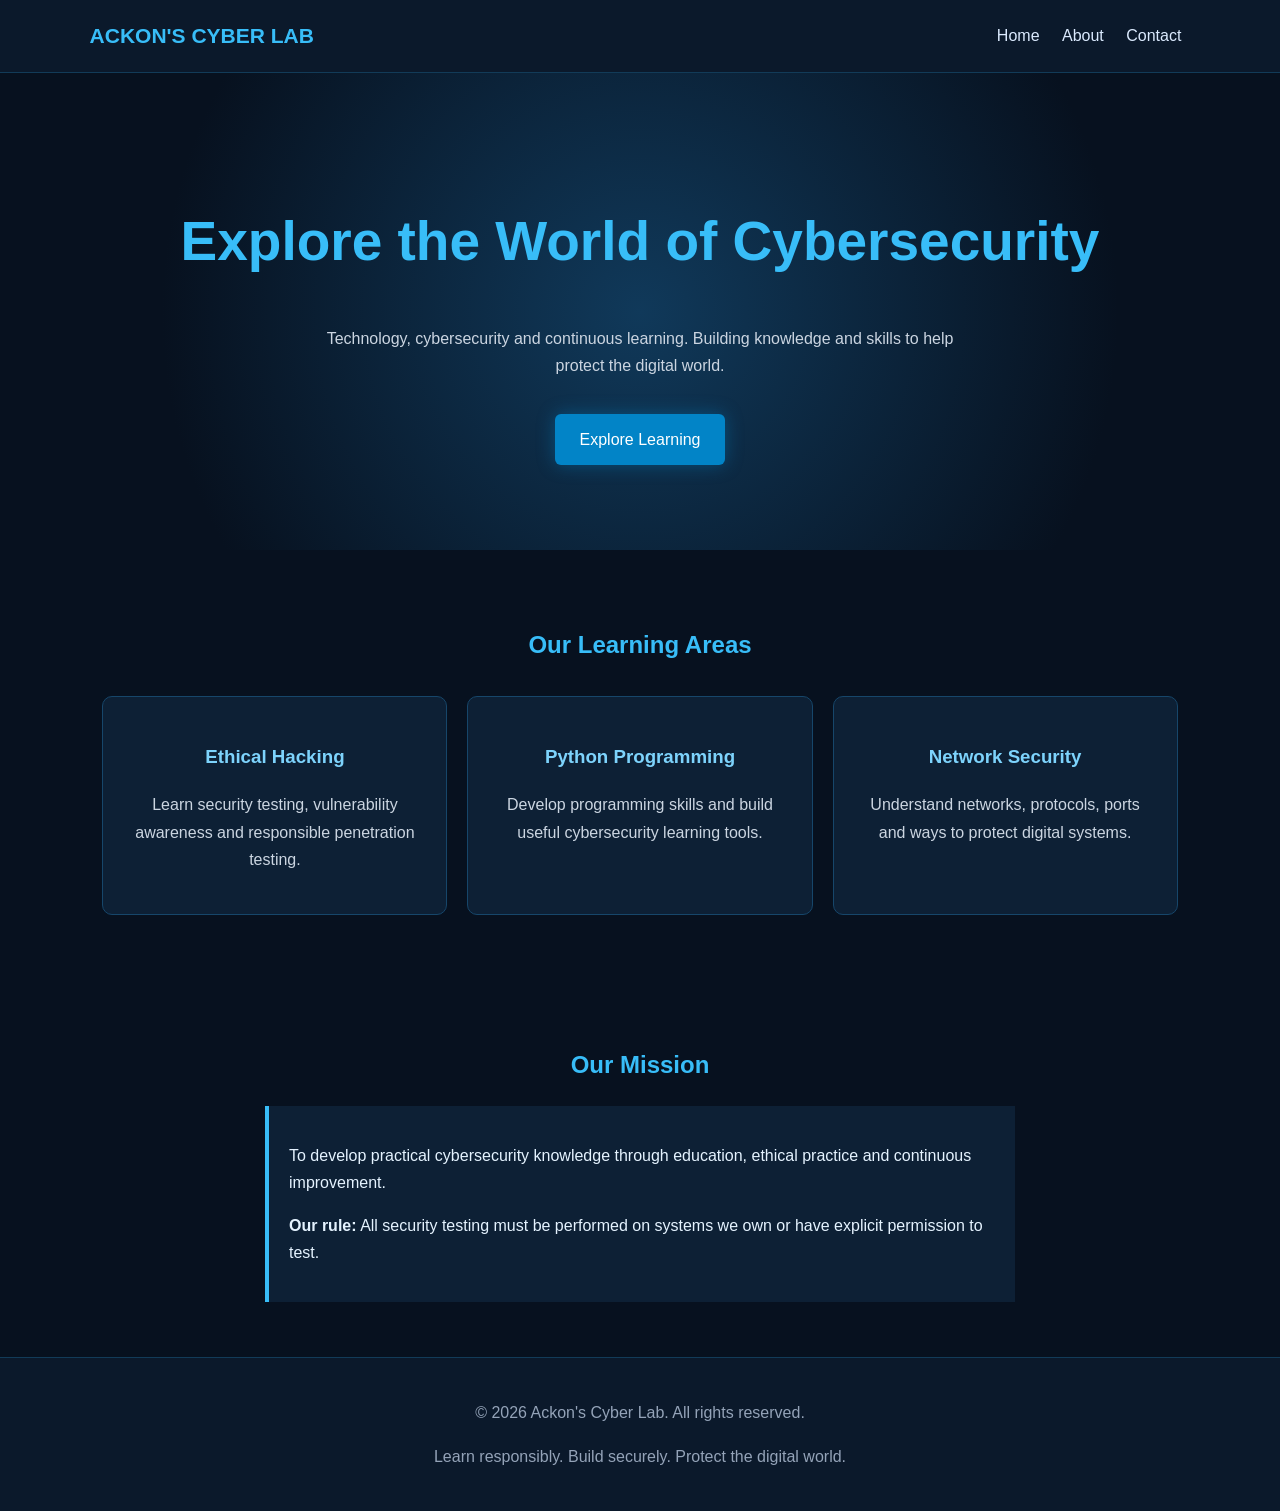
<file: index.html>
<!DOCTYPE html>
<html lang="en">
<head>
<meta charset="UTF-8">
<meta name="viewport" content="width=device-width, initial-scale=1.0">
<meta name="description" content="Ackon's Cyber Lab — Ethical hacking, programming and cybersecurity education.">
<title>Ackon's Cyber Lab | Cybersecurity Education</title>
<style>
*{box-sizing:border-box}
body{
 margin:0;background:#07111f;color:#e5f3ff;
 font-family:Arial,sans-serif;line-height:1.7
}
header{
 background:#0b192b;padding:18px 7%;
 display:flex;justify-content:space-between;
 align-items:center;flex-wrap:wrap;
 border-bottom:1px solid #123b58
}
.logo{color:#38bdf8;font-weight:bold;font-size:21px}
nav a{color:#dbeafe;text-decoration:none;margin:0 9px}
nav a:hover{color:#38bdf8}
.hero{
 text-align:center;padding:85px 20px;
 background:radial-gradient(circle at center,#10395a,#07111f 70%);
}
.hero h1{font-size:clamp(32px,6vw,55px);color:#38bdf8}
.hero p{max-width:650px;margin:15px auto;color:#cbd5e1}
.button{
 display:inline-block;margin-top:20px;padding:12px 25px;
 background:#0284c7;color:white;text-decoration:none;
 border-radius:6px;box-shadow:0 0 18px #0284c766
}
section{padding:55px 8%;text-align:center}
h2{color:#38bdf8}
.cards{
 display:grid;grid-template-columns:repeat(auto-fit,minmax(220px,1fr));
 gap:20px;margin-top:30px
}
.card{
 background:#0d2035;padding:25px;border:1px solid #16466a;
 border-radius:10px
}
.card h3{color:#7dd3fc}
.card p{color:#cbd5e1}
.notice{
 max-width:750px;margin:auto;background:#0d2035;
 border-left:4px solid #38bdf8;padding:20px;text-align:left
}
footer{
 text-align:center;padding:25px;background:#0b192b;
 color:#94a3b8;border-top:1px solid #123b58
}
</style>
</head>
<body>
<header>
<div class="logo">ACKON'S CYBER LAB</div>
<nav>
<a href="index.html">Home</a>
<a href="about.html">About</a>
<a href="contact.html">Contact</a>
</nav>
</header>

<div class="hero">
<h1>Explore the World of Cybersecurity</h1>
<p>Technology, cybersecurity and continuous learning.
Building knowledge and skills to help protect the digital world.</p>
<a class="button" href="#learning">Explore Learning</a>
</div>

<section id="learning">
<h2>Our Learning Areas</h2>
<div class="cards">
<div class="card">
<h3>Ethical Hacking</h3>
<p>Learn security testing, vulnerability awareness and responsible penetration testing.</p>
</div>
<div class="card">
<h3>Python Programming</h3>
<p>Develop programming skills and build useful cybersecurity learning tools.</p>
</div>
<div class="card">
<h3>Network Security</h3>
<p>Understand networks, protocols, ports and ways to protect digital systems.</p>
</div>
</div>
</section>

<section>
<h2>Our Mission</h2>
<div class="notice">
<p>To develop practical cybersecurity knowledge through education, ethical practice and continuous improvement.</p>
<p><strong>Our rule:</strong> All security testing must be performed on systems we own or have explicit permission to test.</p>
</div>
</section>

<footer>
<p>&copy; 2026 Ackon's Cyber Lab. All rights reserved.</p>
<p>Learn responsibly. Build securely. Protect the digital world.</p>
</footer>
</body>
</html>
</file>
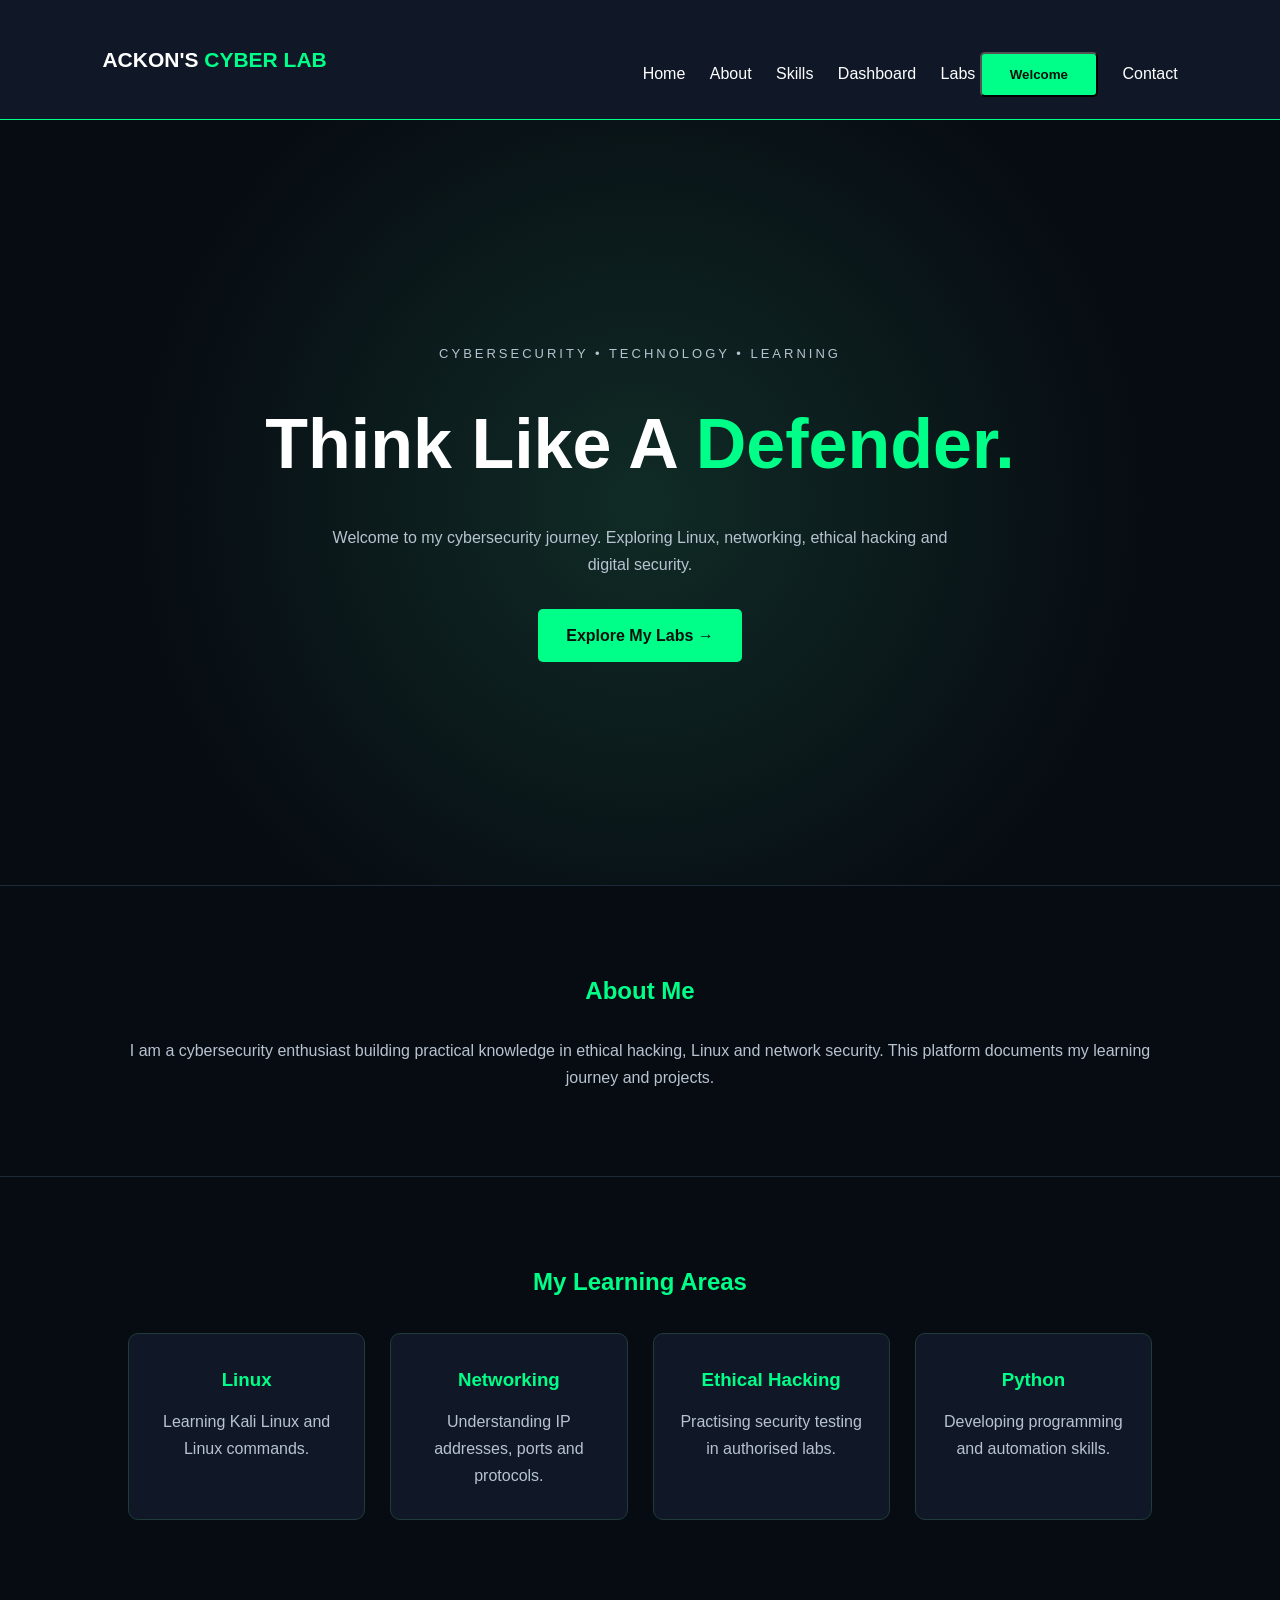
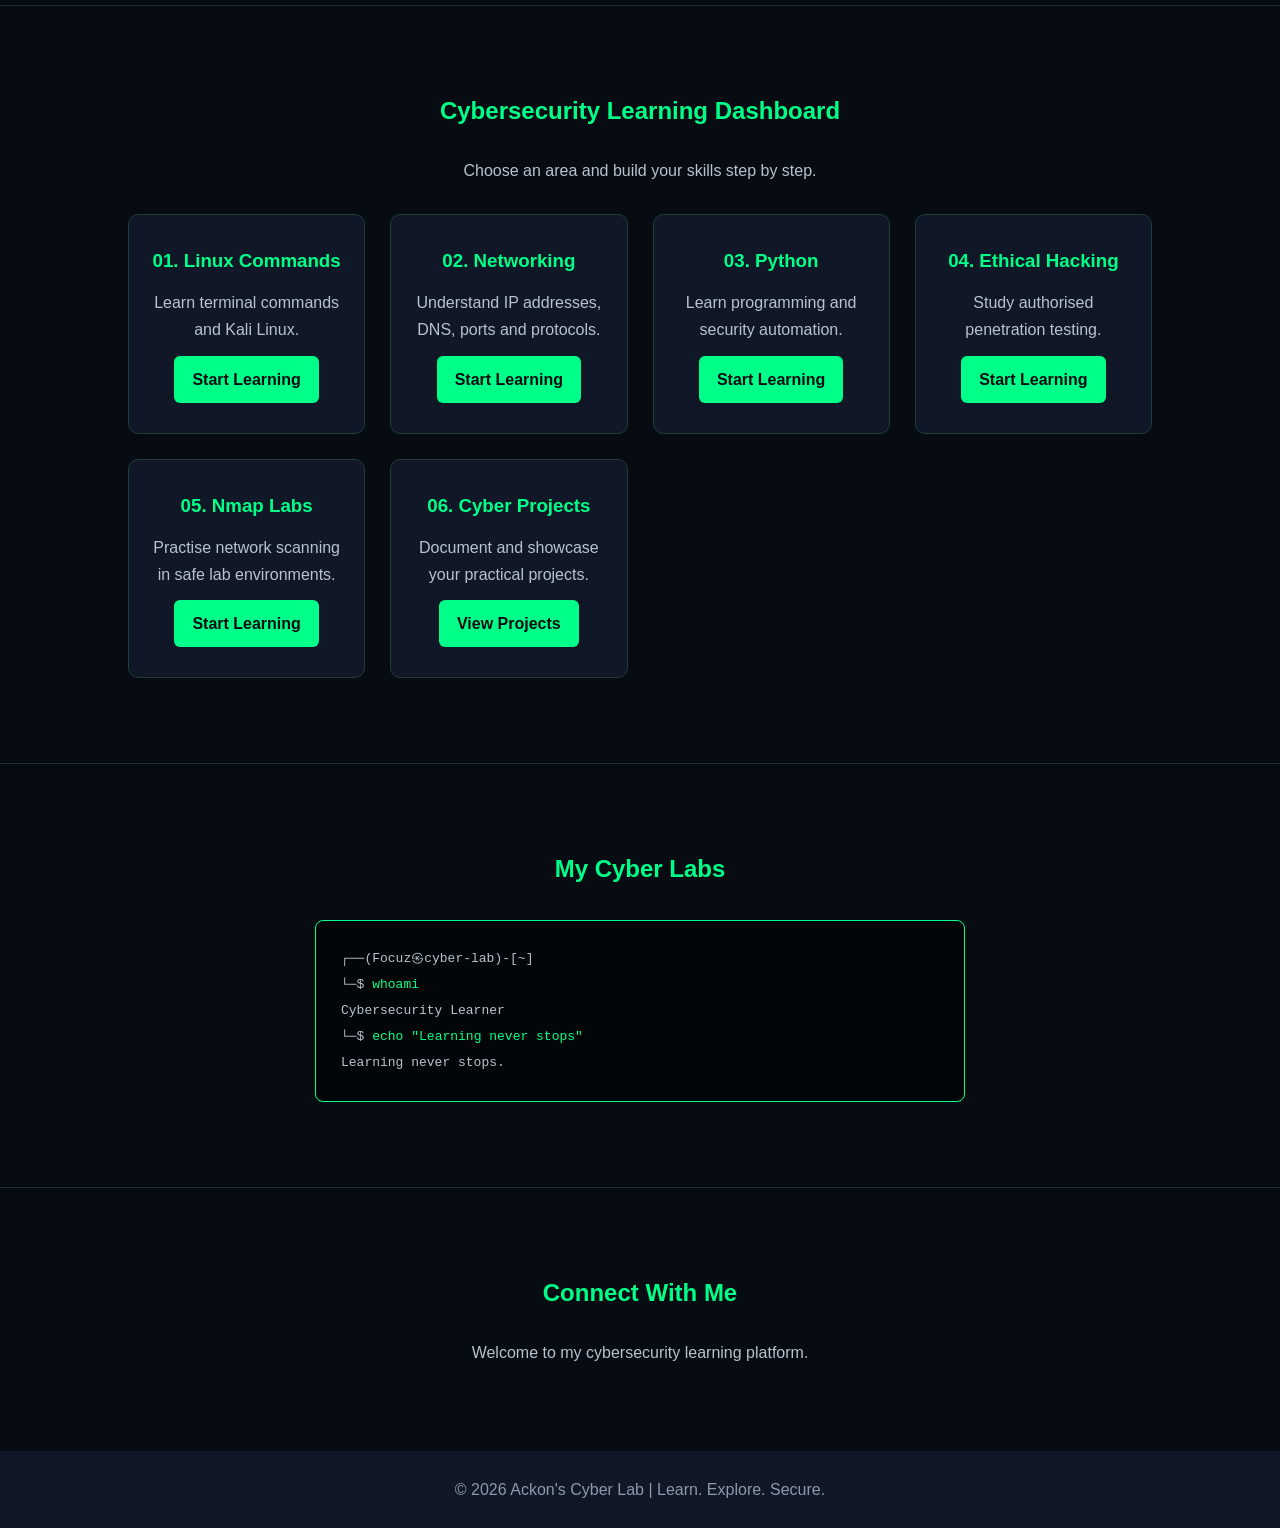
<file: docs/index.html>
<!DOCTYPE html>
<html lang="en">
<head>
    <meta charset="UTF-8">
    <meta name="viewport" content="width=device-width, initial-scale=1.0">
    <title>Ackon's Cyber Lab</title>
    <link rel="stylesheet" href="css/style.css">
</head>
<body>

<header>
    <h2>ACKON'S <span>CYBER LAB</span></h2>
    <nav> 
        <a href="#home">Home</a>
        <a href="#about">About</a>
        <a href="#skills">Skills</a>
        <a href="#dashboard">Dashboard</a>
        <a href="#labs">Labs</a>
<button class="btn" onclick="showMessage()">Welcome</button>
        <a href="contact.html">Contact</a>
    </nav>
</header>

<section id="home" class="hero">
    <p class="tag">CYBERSECURITY • TECHNOLOGY • LEARNING</p>
    <h1>Think Like A <span>Defender.</span></h1>
    <p>Welcome to my cybersecurity journey. Exploring Linux,
    networking, ethical hacking and digital security.</p>
    <a href="#labs" class="btn">Explore My Labs →</a>
</section>

<section id="about">
    <h2>About Me</h2>
    <p>I am a cybersecurity enthusiast building practical
    knowledge in ethical hacking, Linux and network security.
    This platform documents my learning journey and projects.</p>
</section>

<section id="skills">
    <h2>My Learning Areas</h2>
    <div class="cards">
        <div class="card">
            <h3>Linux</h3>
            <p>Learning Kali Linux and Linux commands.</p>
        </div>
        <div class="card">
            <h3>Networking</h3>
            <p>Understanding IP addresses, ports and protocols.</p>
        </div>
        <div class="card">
            <h3>Ethical Hacking</h3>
            <p>Practising security testing in authorised labs.</p>
        </div>
        <div class="card">
            <h3>Python</h3>
            <p>Developing programming and automation skills.</p>
        </div>
    </div>
</section>
<section id="dashboard">
    <h2>Cybersecurity Learning Dashboard</h2>
    <p>Choose an area and build your skills step by step.</p>

    <div class="cards">

        <div class="card">
    <h3>01. Linux Commands</h3>
    <p>Learn terminal commands and Kali Linux.</p>
    <a href="linux.html" class="btn">Start Learning</a>
</div>

        <div class="card">
    <h3>02. Networking</h3>
    <p>Understand IP addresses, DNS, ports and protocols.</p>
    <a href="networking.html" class="btn">Start Learning</a>
</div>

        <div class="card">
    <h3>03. Python</h3>
    <p>Learn programming and security automation.</p>
    <a href="python.html" class="btn">Start Learning</a>
</div>

        <div class="card">
    <h3>04. Ethical Hacking</h3>
    <p>Study authorised penetration testing.</p>
    <a href="ethical-hacking.html" class="btn">Start Learning</a>
</div>

        <div class="card">
    <h3>05. Nmap Labs</h3>
    <p>Practise network scanning in safe lab environments.</p>
    <a href="nmap.html" class="btn">Start Learning</a>
</div>

        <div class="card">
    <h3>06. Cyber Projects</h3>
    <p>Document and showcase your practical projects.</p>
    <a href="projects.html" class="btn">View Projects</a>
</div>

    </div>
</section>
<section id="labs">
    <h2>My Cyber Labs</h2>
    <div class="terminal">
        <p>┌──(Focuz㉿cyber-lab)-[~]</p>
        <p>└─$ <span>whoami</span></p>
        <p>Cybersecurity Learner</p>
        <p>└─$ <span>echo "Learning never stops"</span></p>
        <p>Learning never stops.</p>
    </div>
</section>

<section id="contact">
    <h2>Connect With Me</h2>
    <p>Welcome to my cybersecurity learning platform.</p>
</section>

<footer>
    <p>© 2026 Ackon's Cyber Lab | Learn. Explore. Secure.</p>
</footer>
<script src="js/script.js"></script>
</body>
</html>
</file>
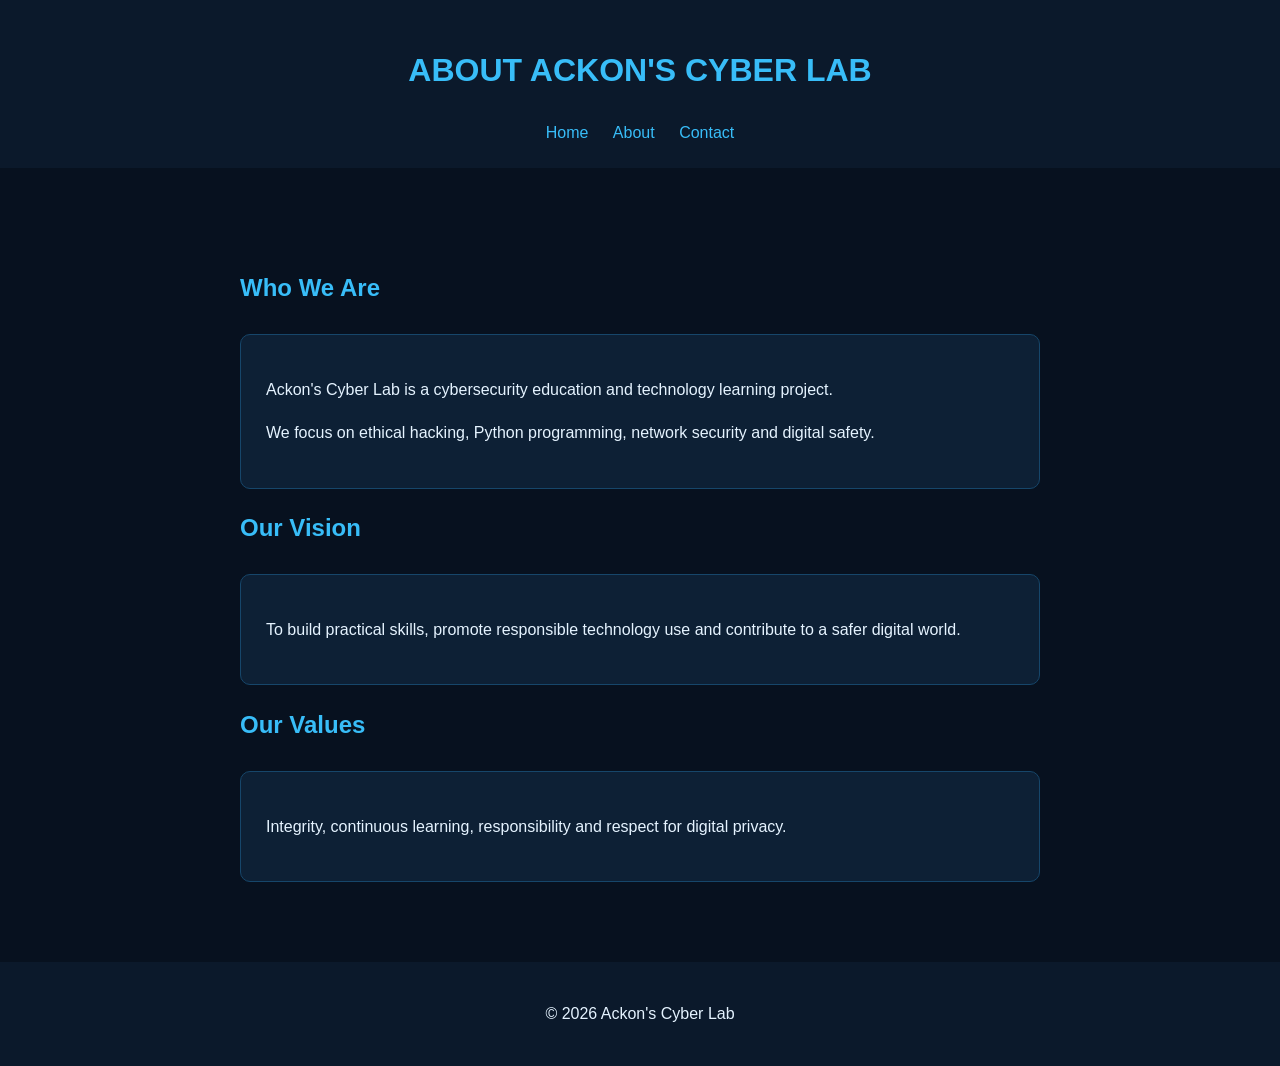
<file: about.html>
<!DOCTYPE html>
<html lang="en">
<head>
<meta charset="UTF-8">
<meta name="viewport" content="width=device-width, initial-scale=1.0">
<title>About | Ackon's Cyber Lab</title>
<style>
body{margin:0;background:#07111f;color:#e5f3ff;font-family:Arial;line-height:1.7}
header,footer{background:#0b192b;padding:22px;text-align:center}
h1,h2{color:#38bdf8}
main{max-width:800px;margin:60px auto;padding:20px}
a{color:#38bdf8;text-decoration:none;margin:10px}
article{background:#0d2035;border:1px solid #16466a;border-radius:10px;padding:25px;margin-top:25px}
</style>
</head>
<body>
<header>
<h1>ABOUT ACKON'S CYBER LAB</h1>
<nav>
<a href="index.html">Home</a>
<a href="about.html">About</a>
<a href="contact.html">Contact</a>
</nav>
</header>
<main>
<h2>Who We Are</h2>
<article>
<p>Ackon's Cyber Lab is a cybersecurity education and technology learning project.</p>
<p>We focus on ethical hacking, Python programming, network security and digital safety.</p>
</article>
<h2>Our Vision</h2>
<article>
<p>To build practical skills, promote responsible technology use and contribute to a safer digital world.</p>
</article>
<h2>Our Values</h2>
<article>
<p>Integrity, continuous learning, responsibility and respect for digital privacy.</p>
</article>
</main>
<footer>
<p>&copy; 2026 Ackon's Cyber Lab</p>
</footer>
</body>
</html>
</file>
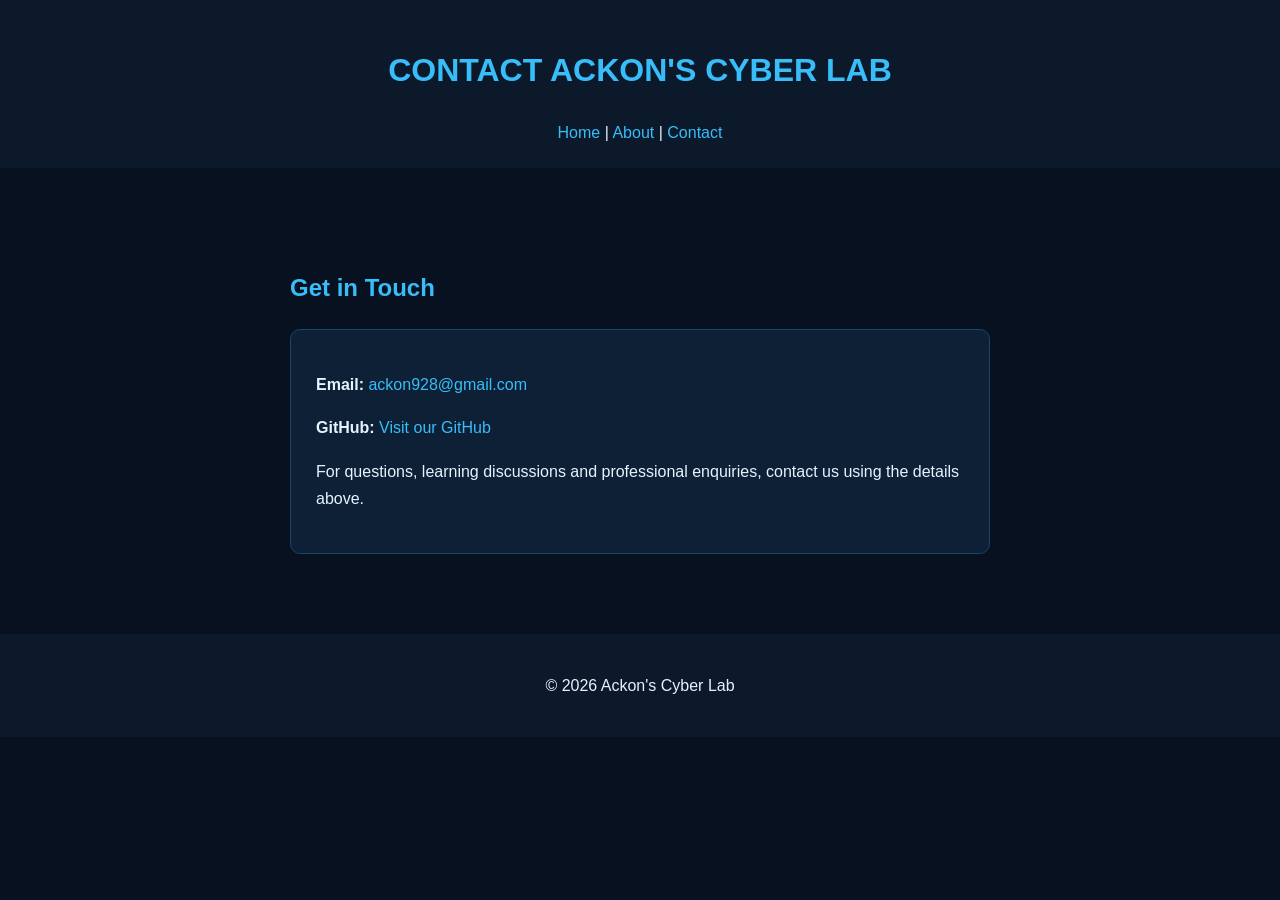
<file: contact.html>
<!DOCTYPE html>
<html lang="en">
<head>
<meta charset="UTF-8">
<meta name="viewport" content="width=device-width, initial-scale=1.0">
<title>Contact | Ackon's Cyber Lab</title>
<style>
body{margin:0;background:#07111f;color:#e5f3ff;font-family:Arial;line-height:1.7}
header,footer{background:#0b192b;padding:22px;text-align:center}
h1,h2{color:#38bdf8}
main{max-width:700px;margin:60px auto;padding:20px}
.card{background:#0d2035;border:1px solid #16466a;border-radius:10px;padding:25px;margin-top:20px}
a{color:#38bdf8;text-decoration:none}
</style>
</head>
<body>
<header>
<h1>CONTACT ACKON'S CYBER LAB</h1>
<a href="index.html">Home</a> |
<a href="about.html">About</a> |
<a href="contact.html">Contact</a>
</header>
<main>
<h2>Get in Touch</h2>
<div class="card">
<p><strong>Email:</strong> <a href="mailto:ackon928@gmail.com">ackon928@gmail.com</a></p>
<p><strong>GitHub:</strong> <a href="https://github.com/ackon928-blip">Visit our GitHub</a></p>
<p>For questions, learning discussions and professional enquiries, contact us using the details above.</p>
</div>
</main>
<footer>
<p>&copy; 2026 Ackon's Cyber Lab</p>
</footer>
</body>
</html>
</file>
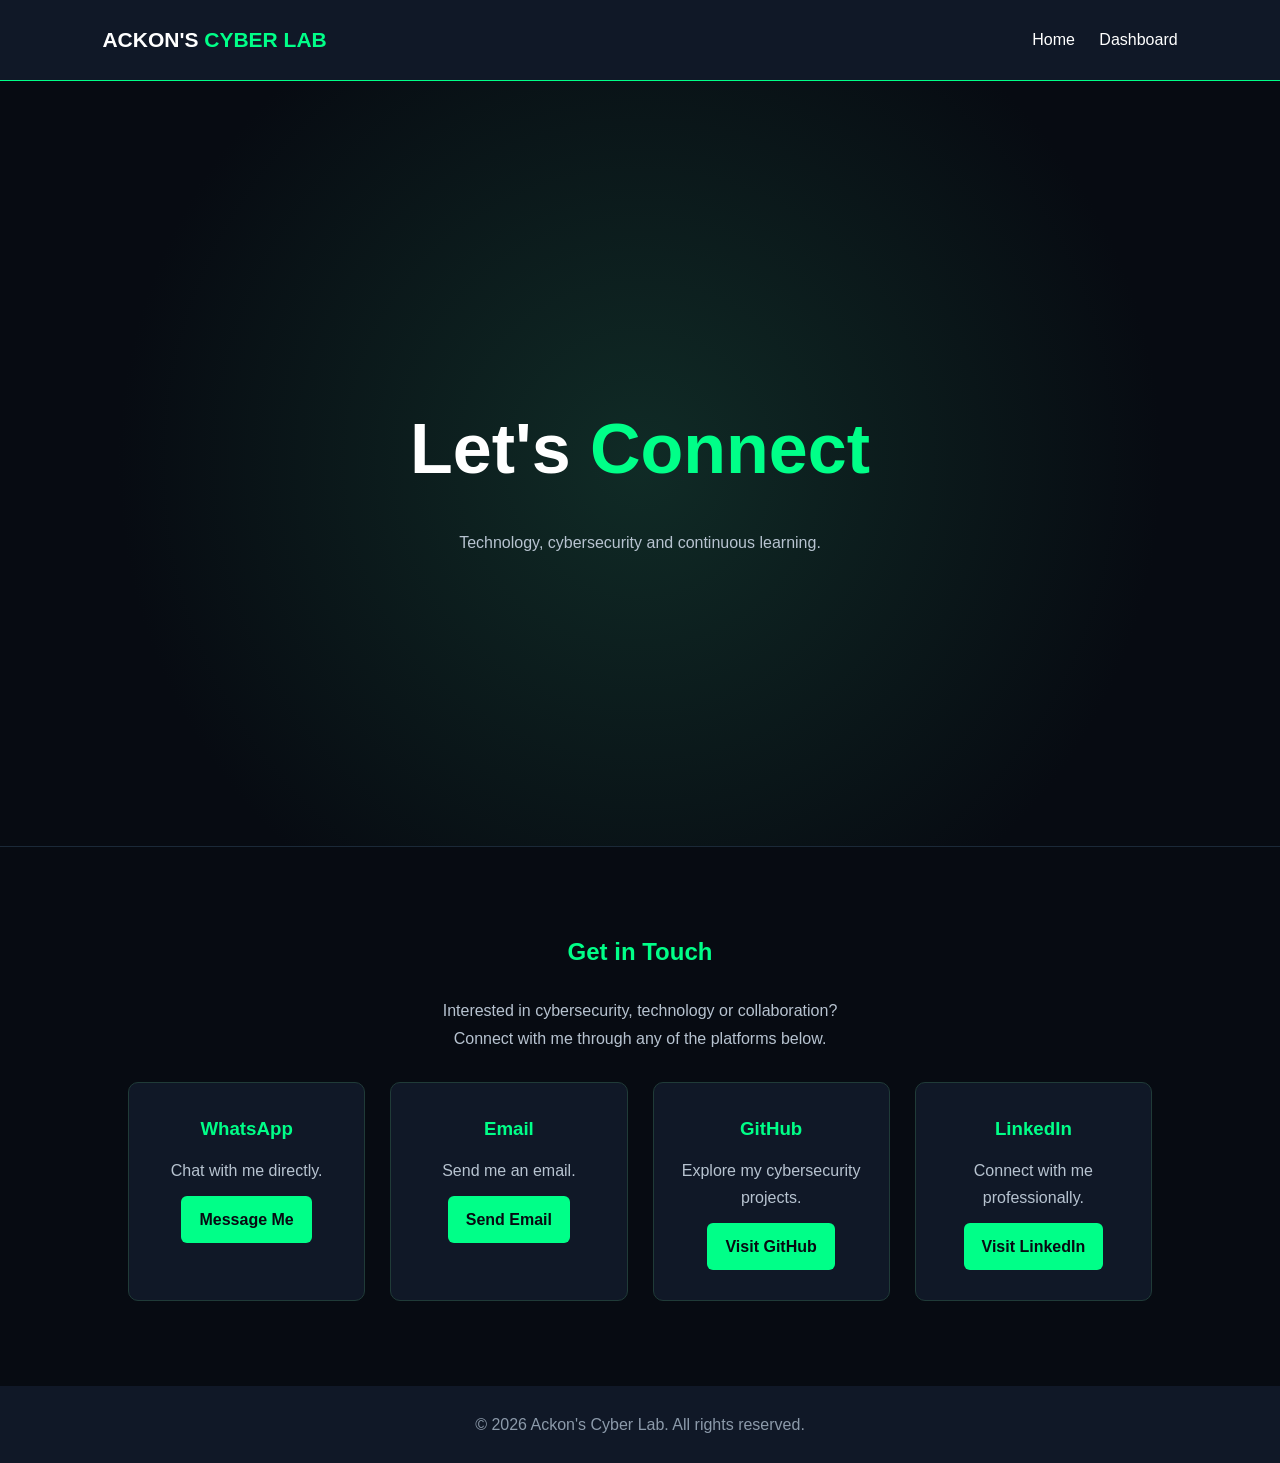
<file: docs/contact.html>
<!DOCTYPE html>
<html lang="en">
<head>
    <meta charset="UTF-8">
    <meta name="viewport" content="width=device-width, initial-scale=1.0">
    <title>Contact | Ackon's Cyber Lab</title>
    <link rel="stylesheet" href="css/style.css">
</head>
<body>

<header>
    <h2>ACKON'S <span>CYBER LAB</span></h2>
    <nav>
        <a href="index.html">Home</a>
        <a href="index.html#dashboard">Dashboard</a>
    </nav>
</header>

<section class="hero">
    <h1>Let's <span>Connect</span></h1>
    <p>Technology, cybersecurity and continuous learning.</p>
</section>

<section>
    <h2>Get in Touch</h2>
    <p>Interested in cybersecurity, technology or collaboration?</p>
    <p>Connect with me through any of the platforms below.</p>

    <div class="cards">

        <div class="card">
            <h3>WhatsApp</h3>
            <p>Chat with me directly.</p>
            <a href="https://wa.me/233204199325" target="_blank" rel="noopener noreferrer">Message Me</a>
        </div>

        <div class="card">
            <h3>Email</h3>
            <p>Send me an email.</p>
            <a href="mailto:ackon928@gmail.com">Send Email</a>
        </div>

        <div class="card">
            <h3>GitHub</h3>
            <p>Explore my cybersecurity projects.</p>
            <a href="https://github.com/ackon928-blip" target="_blank" rel="noopener noreferrer">Visit GitHub</a>
        </div>

        <div class="card">
            <h3>LinkedIn</h3>
            <p>Connect with me professionally.</p>
            <a href="https://www.linkedin.com/in/ackon-stephen-61b197408/" target="_blank" rel="noopener noreferrer">Visit LinkedIn</a>
        </div>

    </div>
</section>

<footer>
    <p>© 2026 Ackon's Cyber Lab. All rights reserved.</p>
</footer>

</body>
</html>
</file>
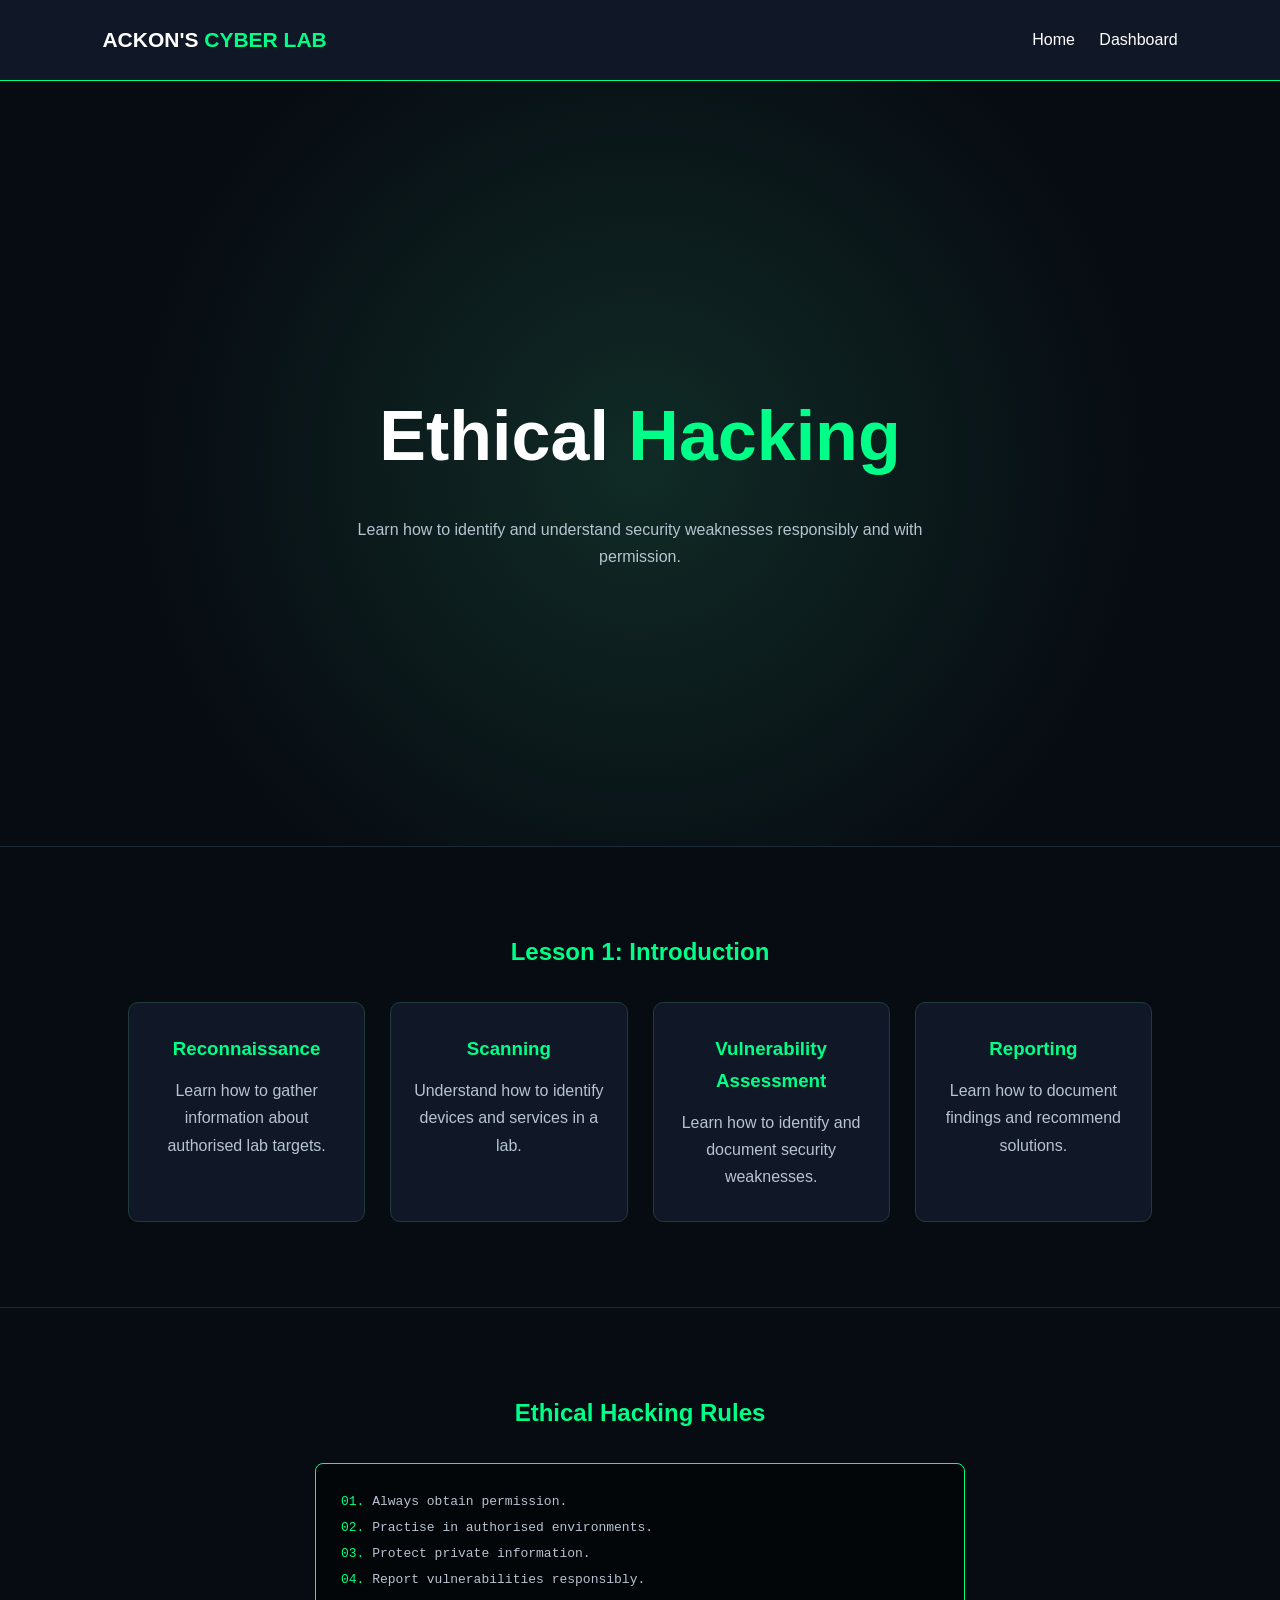
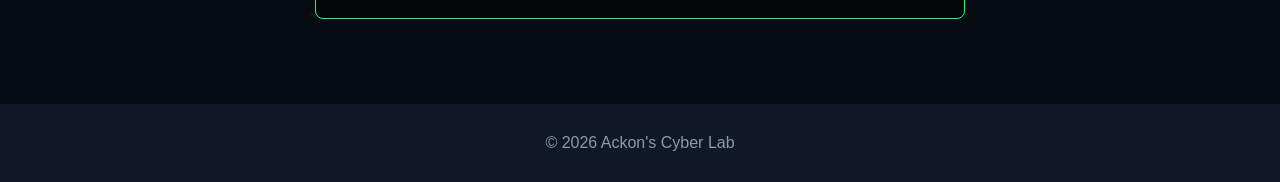
<file: docs/ethical-hacking.html>
<!DOCTYPE html>
<html lang="en">
<head>
    <meta charset="UTF-8">
    <meta name="viewport" content="width=device-width, initial-scale=1.0">
    <title>Ethical Hacking | Ackon's Cyber Lab</title>
    <link rel="stylesheet" href="css/style.css">
</head>
<body>

<header>
    <h2>ACKON'S <span>CYBER LAB</span></h2>
    <nav>
        <a href="index.html">Home</a>
        <a href="index.html#dashboard">Dashboard</a>
    </nav>
</header>

<section class="hero">
    <h1>Ethical <span>Hacking</span></h1>
    <p>Learn how to identify and understand security weaknesses
    responsibly and with permission.</p>
</section>

<section>
    <h2>Lesson 1: Introduction</h2>

    <div class="cards">
        <div class="card">
            <h3>Reconnaissance</h3>
            <p>Learn how to gather information about authorised lab targets.</p>
        </div>

        <div class="card">
            <h3>Scanning</h3>
            <p>Understand how to identify devices and services in a lab.</p>
        </div>

        <div class="card">
            <h3>Vulnerability Assessment</h3>
            <p>Learn how to identify and document security weaknesses.</p>
        </div>

        <div class="card">
            <h3>Reporting</h3>
            <p>Learn how to document findings and recommend solutions.</p>
        </div>
    </div>
</section>

<section>
    <h2>Ethical Hacking Rules</h2>
    <div class="terminal">
        <p><span>01.</span> Always obtain permission.</p>
        <p><span>02.</span> Practise in authorised environments.</p>
        <p><span>03.</span> Protect private information.</p>
        <p><span>04.</span> Report vulnerabilities responsibly.</p>
    </div>
</section>

<footer>
    <p>© 2026 Ackon's Cyber Lab</p>
</footer>

</body>
</html>
</file>
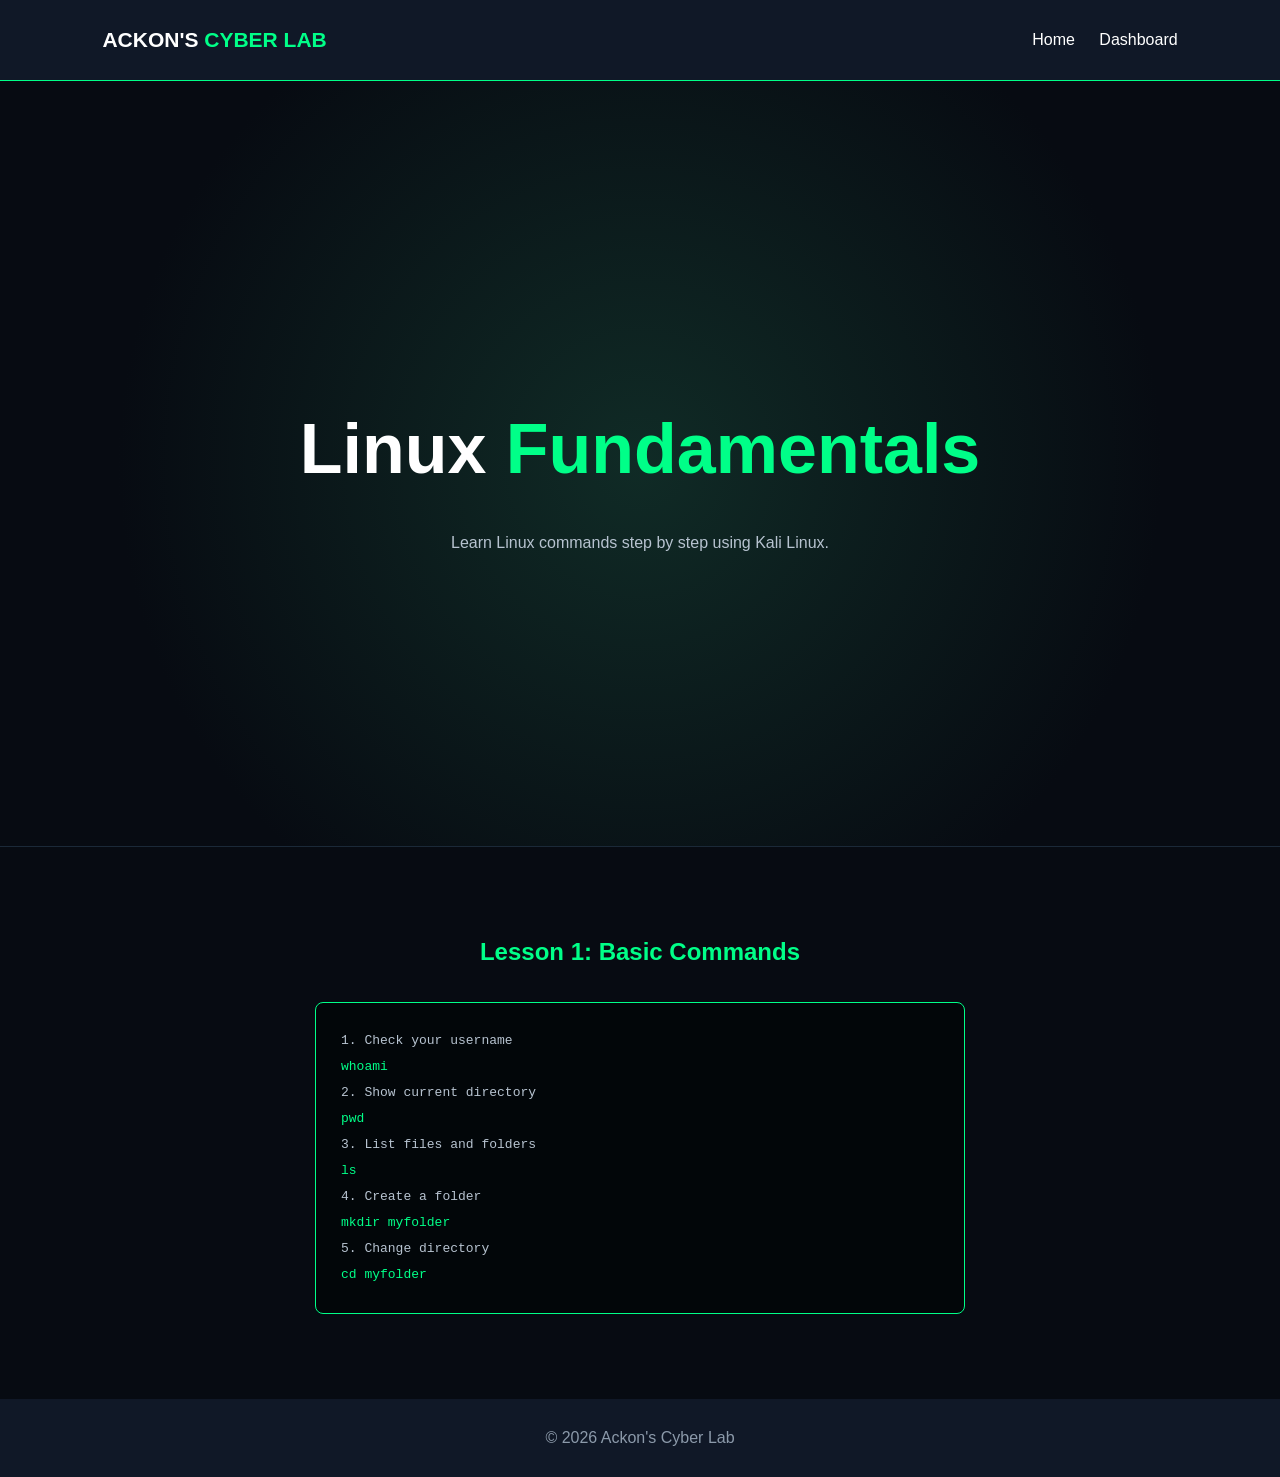
<file: docs/linux.html>
<!DOCTYPE html>
<html lang="en">
<head>
    <meta charset="UTF-8">
    <meta name="viewport" content="width=device-width, initial-scale=1.0">
    <title>Linux Lessons | Ackon's Cyber Lab</title>
    <link rel="stylesheet" href="css/style.css">
</head>
<body>

<header>
    <h2>ACKON'S <span>CYBER LAB</span></h2>
    <nav>
        <a href="index.html">Home</a>
        <a href="index.html#dashboard">Dashboard</a>
    </nav>
</header>

<section class="hero">
    <h1>Linux <span>Fundamentals</span></h1>
    <p>Learn Linux commands step by step using Kali Linux.</p>
</section>

<section>
    <h2>Lesson 1: Basic Commands</h2>

    <div class="terminal">
        <p>1. Check your username</p>
        <p><span>whoami</span></p>

        <p>2. Show current directory</p>
        <p><span>pwd</span></p>

        <p>3. List files and folders</p>
        <p><span>ls</span></p>

        <p>4. Create a folder</p>
        <p><span>mkdir myfolder</span></p>

        <p>5. Change directory</p>
        <p><span>cd myfolder</span></p>
    </div>
</section>

<footer>
    <p>© 2026 Ackon's Cyber Lab</p>
</footer>

</body>
</html>
</file>
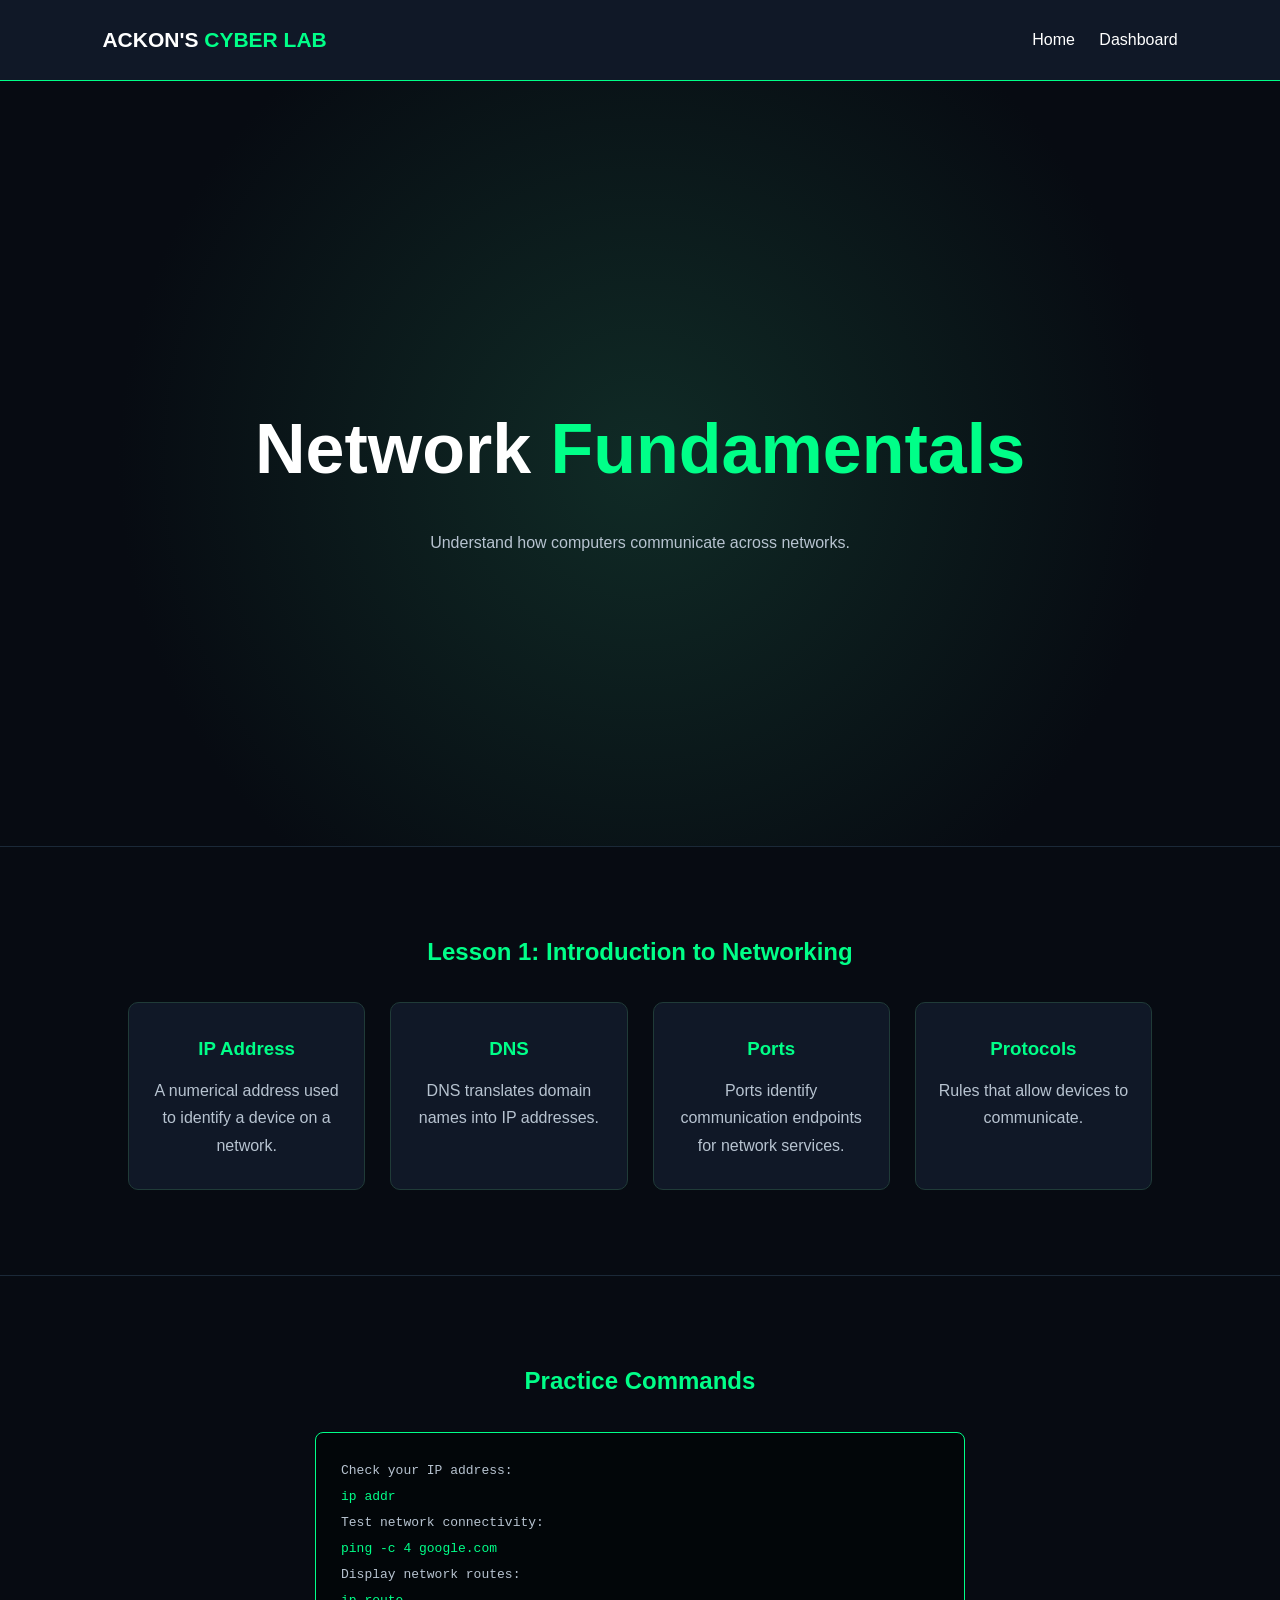
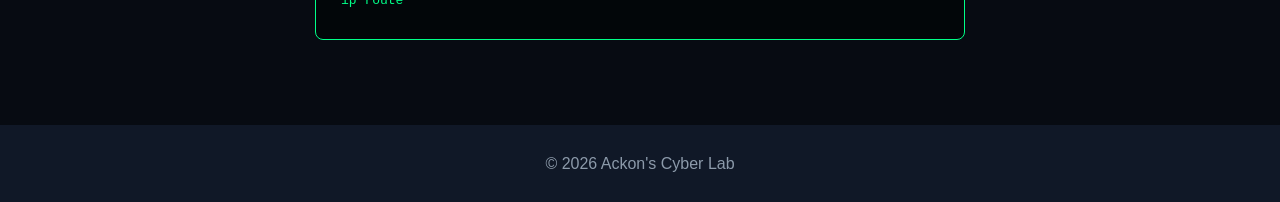
<file: docs/networking.html>
<!DOCTYPE html>
<html lang="en">
<head>
    <meta charset="UTF-8">
    <meta name="viewport" content="width=device-width, initial-scale=1.0">
    <title>Networking Lessons | Ackon's Cyber Lab</title>
    <link rel="stylesheet" href="css/style.css">
</head>
<body>

<header>
    <h2>ACKON'S <span>CYBER LAB</span></h2>
    <nav>
        <a href="index.html">Home</a>
        <a href="index.html#dashboard">Dashboard</a>
    </nav>
</header>

<section class="hero">
    <h1>Network <span>Fundamentals</span></h1>
    <p>Understand how computers communicate across networks.</p>
</section>

<section>
    <h2>Lesson 1: Introduction to Networking</h2>

    <div class="cards">
        <div class="card">
            <h3>IP Address</h3>
            <p>A numerical address used to identify a device on a network.</p>
        </div>

        <div class="card">
            <h3>DNS</h3>
            <p>DNS translates domain names into IP addresses.</p>
        </div>

        <div class="card">
            <h3>Ports</h3>
            <p>Ports identify communication endpoints for network services.</p>
        </div>

        <div class="card">
            <h3>Protocols</h3>
            <p>Rules that allow devices to communicate.</p>
        </div>
    </div>
</section>

<section>
    <h2>Practice Commands</h2>
    <div class="terminal">
        <p>Check your IP address:</p>
        <p><span>ip addr</span></p>
        <p>Test network connectivity:</p>
        <p><span>ping -c 4 google.com</span></p>
        <p>Display network routes:</p>
        <p><span>ip route</span></p>
    </div>
</section>

<footer>
    <p>© 2026 Ackon's Cyber Lab</p>
</footer>

</body>
</html>
</file>
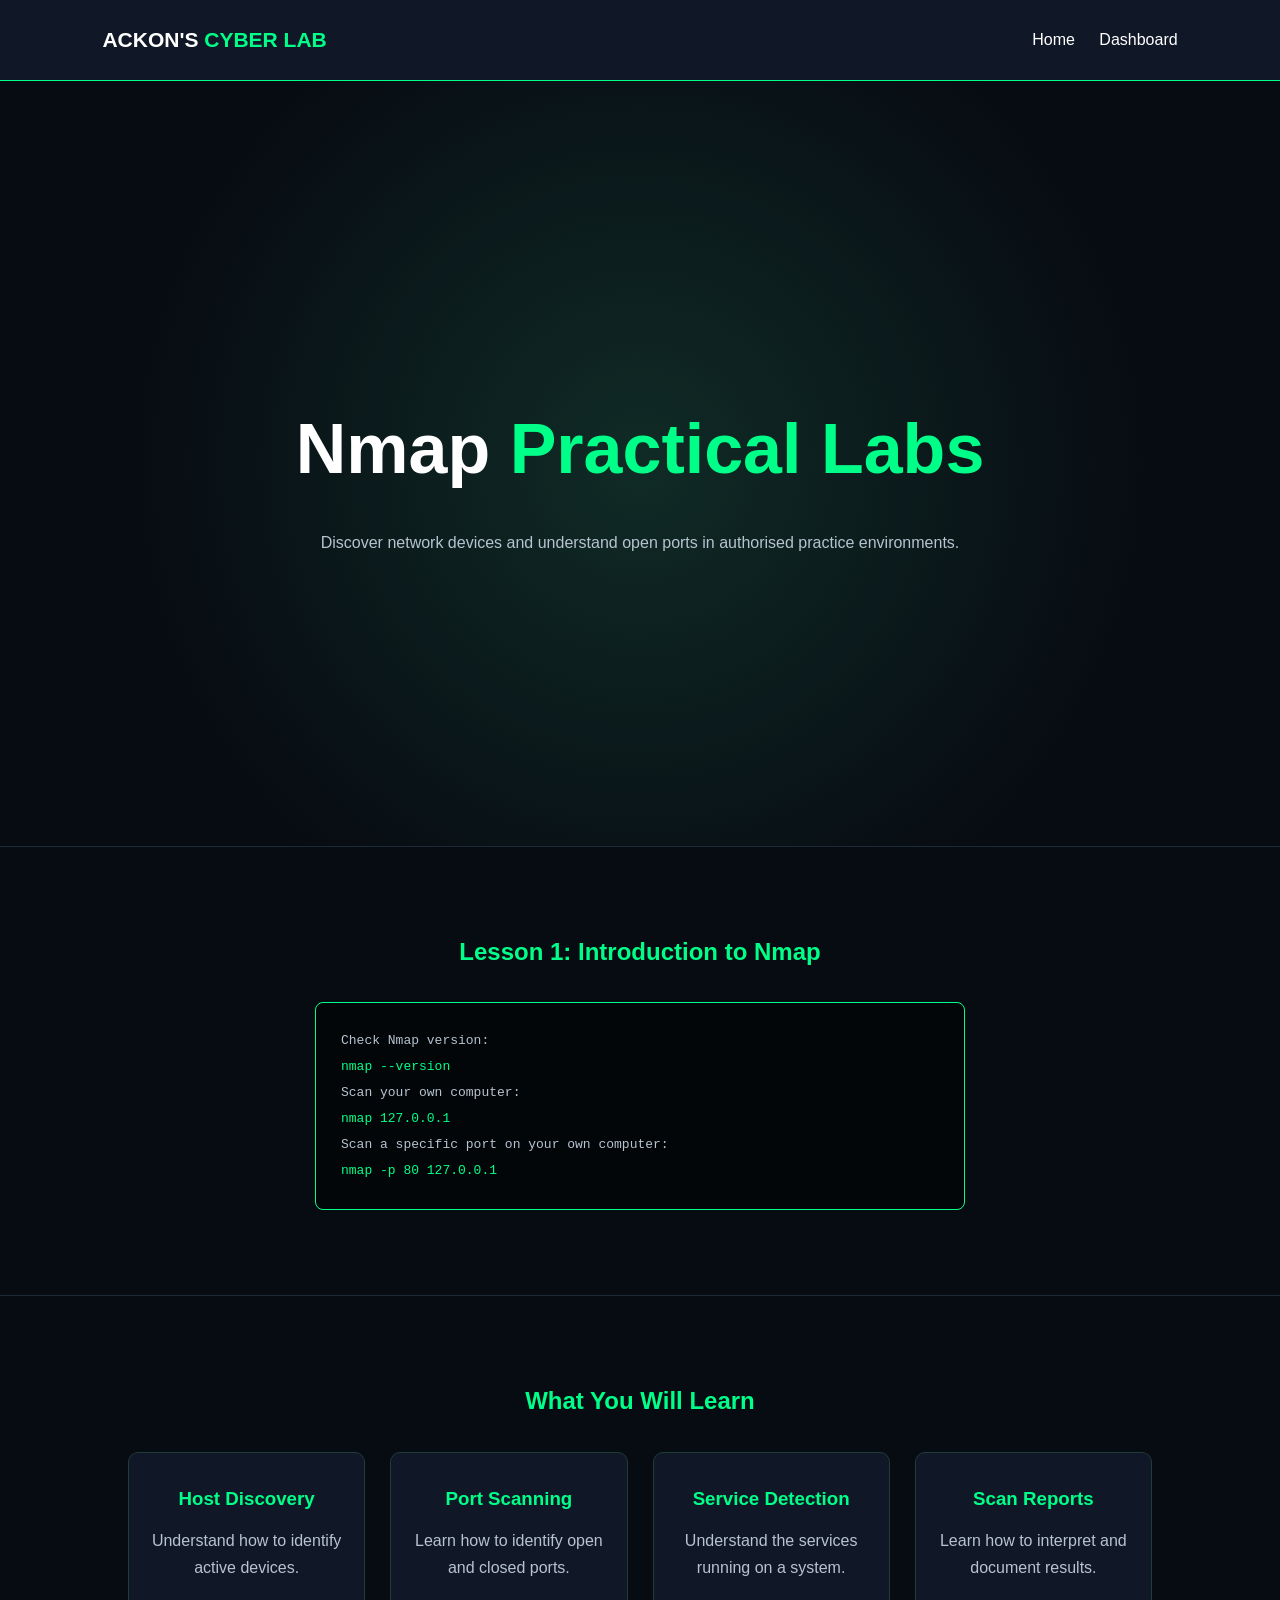
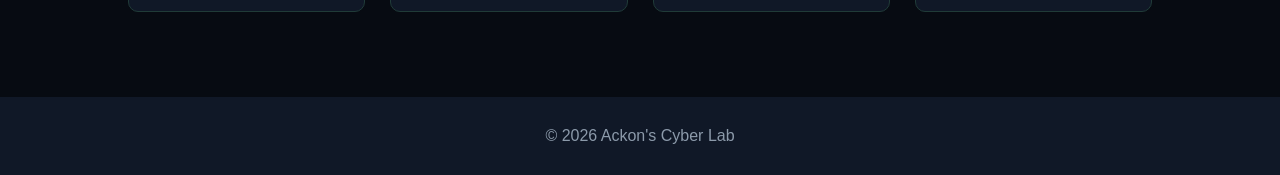
<file: docs/nmap.html>
<!DOCTYPE html>
<html lang="en">
<head>
    <meta charset="UTF-8">
    <meta name="viewport" content="width=device-width, initial-scale=1.0">
    <title>Nmap Labs | Ackon's Cyber Lab</title>
    <link rel="stylesheet" href="css/style.css">
</head>
<body>

<header>
    <h2>ACKON'S <span>CYBER LAB</span></h2>
    <nav>
        <a href="index.html">Home</a>
        <a href="index.html#dashboard">Dashboard</a>
    </nav>
</header>

<section class="hero">
    <h1>Nmap <span>Practical Labs</span></h1>
    <p>Discover network devices and understand open ports
    in authorised practice environments.</p>
</section>

<section>
    <h2>Lesson 1: Introduction to Nmap</h2>

    <div class="terminal">
        <p>Check Nmap version:</p>
        <p><span>nmap --version</span></p>

        <p>Scan your own computer:</p>
        <p><span>nmap 127.0.0.1</span></p>

        <p>Scan a specific port on your own computer:</p>
        <p><span>nmap -p 80 127.0.0.1</span></p>
    </div>
</section>

<section>
    <h2>What You Will Learn</h2>

    <div class="cards">
        <div class="card">
            <h3>Host Discovery</h3>
            <p>Understand how to identify active devices.</p>
        </div>

        <div class="card">
            <h3>Port Scanning</h3>
            <p>Learn how to identify open and closed ports.</p>
        </div>

        <div class="card">
            <h3>Service Detection</h3>
            <p>Understand the services running on a system.</p>
        </div>

        <div class="card">
            <h3>Scan Reports</h3>
            <p>Learn how to interpret and document results.</p>
        </div>
    </div>
</section>

<footer>
    <p>© 2026 Ackon's Cyber Lab</p>
</footer>

</body>
</html>
</file>
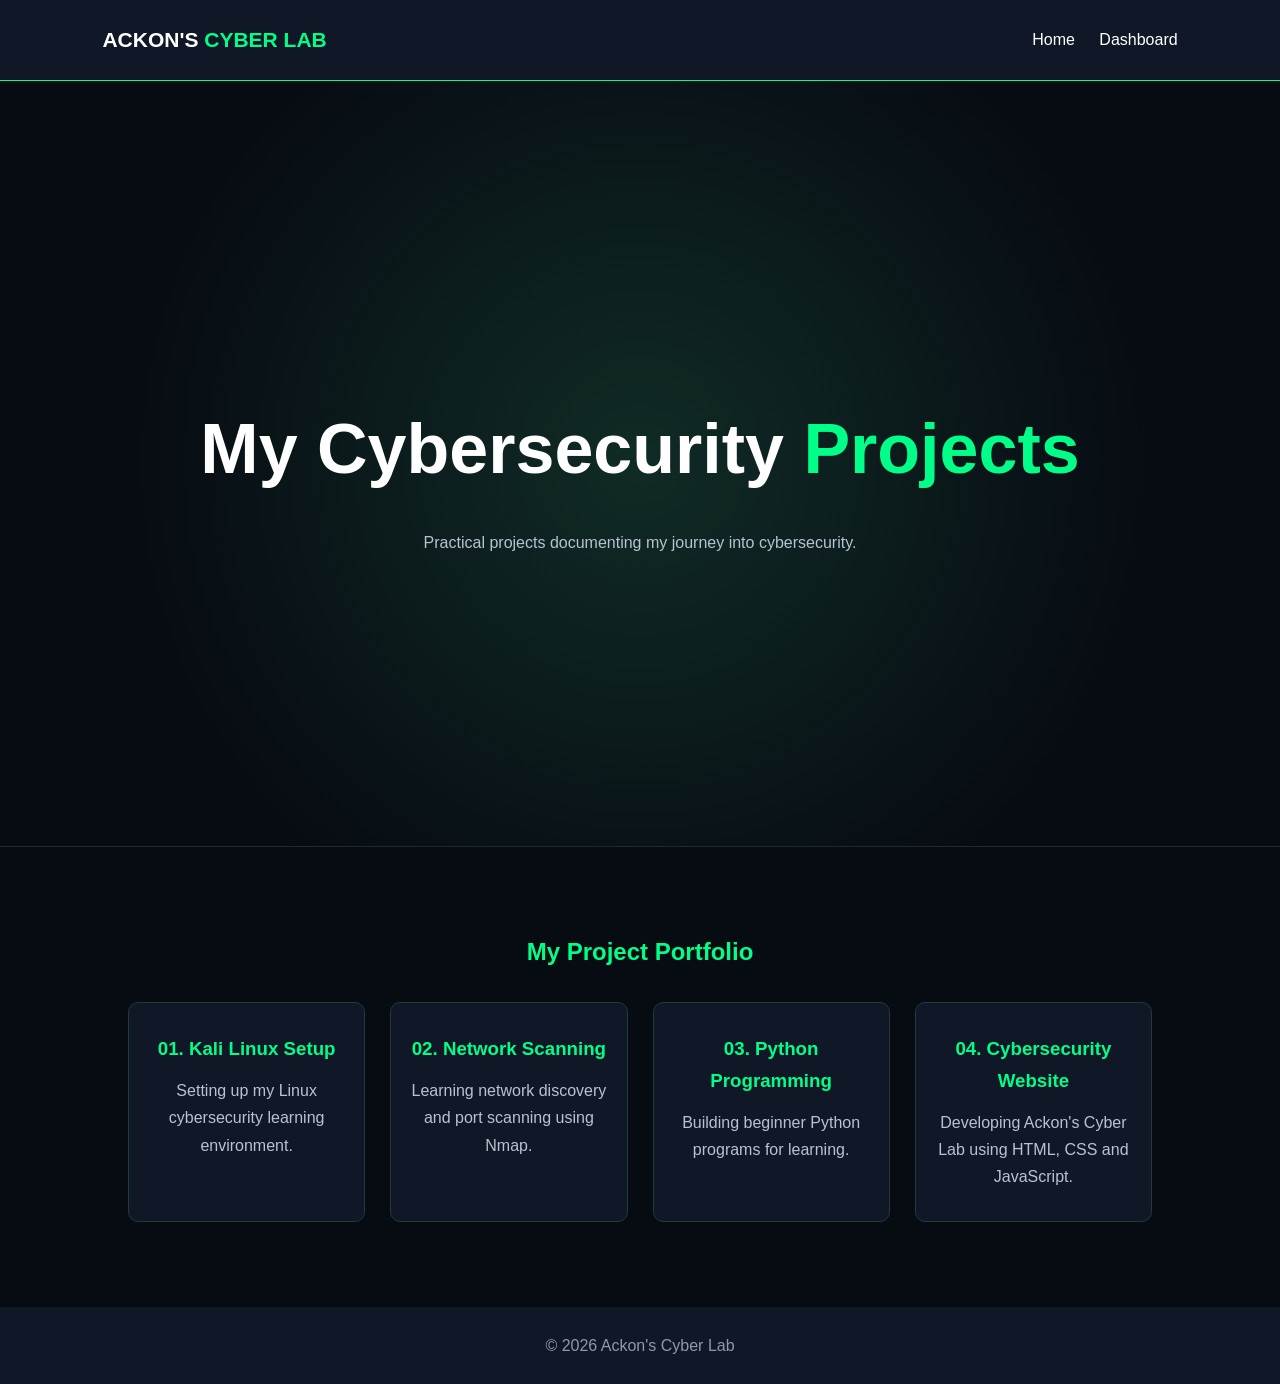
<file: docs/project.html>
<!DOCTYPE html>
<html lang="en">
<head>
    <meta charset="UTF-8">
    <meta name="viewport" content="width=device-width, initial-scale=1.0">
    <title>Cyber Projects | Ackon's Cyber Lab</title>
    <link rel="stylesheet" href="css/style.css">
</head>
<body>

<header>
    <h2>ACKON'S <span>CYBER LAB</span></h2>
    <nav>
        <a href="index.html">Home</a>
        <a href="index.html#dashboard">Dashboard</a>
    </nav>
</header>

<section class="hero">
    <h1>My Cybersecurity <span>Projects</span></h1>
    <p>Practical projects documenting my journey into cybersecurity.</p>
</section>

<section>
    <h2>My Project Portfolio</h2>

    <div class="cards">

        <div class="card">
            <h3>01. Kali Linux Setup</h3>
            <p>Setting up my Linux cybersecurity learning environment.</p>
        </div>

        <div class="card">
            <h3>02. Network Scanning</h3>
            <p>Learning network discovery and port scanning using Nmap.</p>
        </div>

        <div class="card">
            <h3>03. Python Programming</h3>
            <p>Building beginner Python programs for learning.</p>
        </div>

        <div class="card">
            <h3>04. Cybersecurity Website</h3>
            <p>Developing Ackon's Cyber Lab using HTML, CSS and JavaScript.</p>
        </div>

    </div>
</section>

<footer>
    <p>© 2026 Ackon's Cyber Lab</p>
</footer>

</body>
</html>
</file>
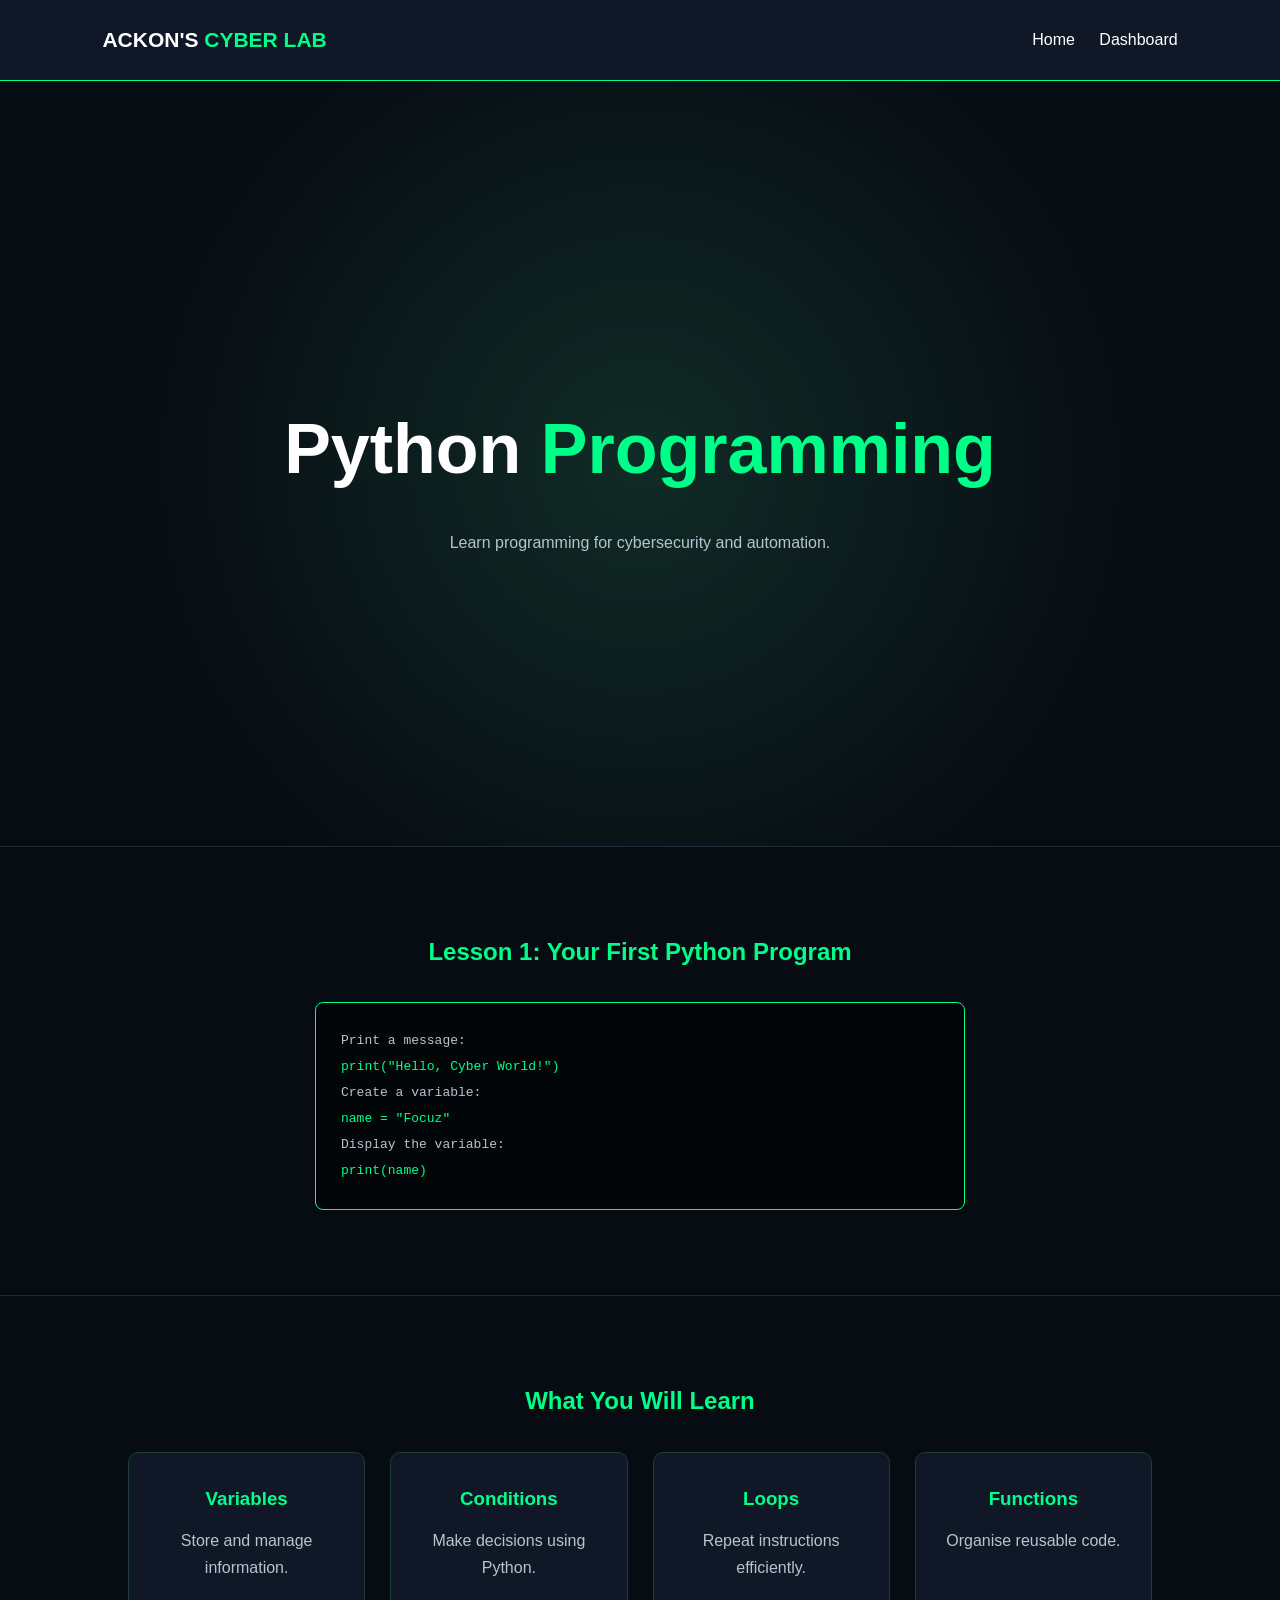
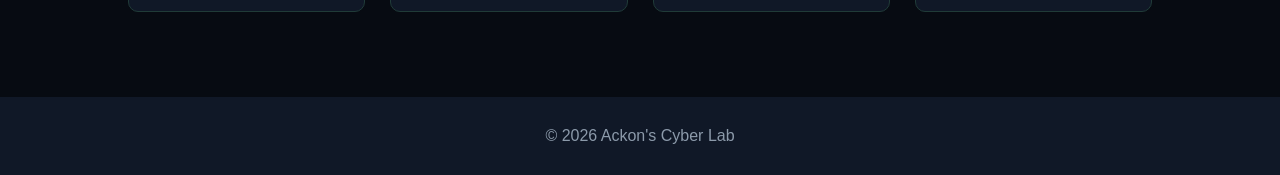
<file: docs/python.html>
<!DOCTYPE html>
<html lang="en">
<head>
    <meta charset="UTF-8">
    <meta name="viewport" content="width=device-width, initial-scale=1.0">
    <title>Python Lessons | Ackon's Cyber Lab</title>
    <link rel="stylesheet" href="css/style.css">
</head>
<body>

<header>
    <h2>ACKON'S <span>CYBER LAB</span></h2>
    <nav>
        <a href="index.html">Home</a>
        <a href="index.html#dashboard">Dashboard</a>
    </nav>
</header>

<section class="hero">
    <h1>Python <span>Programming</span></h1>
    <p>Learn programming for cybersecurity and automation.</p>
</section>

<section>
    <h2>Lesson 1: Your First Python Program</h2>

    <div class="terminal">
        <p>Print a message:</p>
        <p><span>print("Hello, Cyber World!")</span></p>

        <p>Create a variable:</p>
        <p><span>name = "Focuz"</span></p>

        <p>Display the variable:</p>
        <p><span>print(name)</span></p>
    </div>
</section>

<section>
    <h2>What You Will Learn</h2>
    <div class="cards">
        <div class="card">
            <h3>Variables</h3>
            <p>Store and manage information.</p>
        </div>
        <div class="card">
            <h3>Conditions</h3>
            <p>Make decisions using Python.</p>
        </div>
        <div class="card">
            <h3>Loops</h3>
            <p>Repeat instructions efficiently.</p>
        </div>
        <div class="card">
            <h3>Functions</h3>
            <p>Organise reusable code.</p>
        </div>
    </div>
</section>

<footer>
    <p>© 2026 Ackon's Cyber Lab</p>
</footer>

</body>
</html>
</file>
<file: docs/css/style.css>
* {
    margin: 0;
    padding: 0;
    box-sizing: border-box;
    scroll-behavior: smooth;
}

body {
    background: #070b12;
    color: #ffffff;
    font-family: Arial, sans-serif;
    line-height: 1.7;
}

header {
    display: flex;
    justify-content: space-between;
    align-items: center;
    padding: 22px 8%;
    background: #101827;
    border-bottom: 1px solid #00ff88;
    position: sticky;
    top: 0;
    z-index: 10;
}

header h2 {
    font-size: 21px;
}

span {
    color: #00ff88;
}

nav a {
    color: white;
    text-decoration: none;
    margin-left: 20px;
    transition: 0.3s;
}

nav a:hover {
    color: #00ff88;
}

.hero {
    min-height: 85vh;
    display: flex;
    flex-direction: column;
    justify-content: center;
    align-items: center;
    text-align: center;
    padding: 30px;
    background: radial-gradient(circle, #102b26, #070b12 70%);
}

.tag {
    color: #00ff88;
    letter-spacing: 3px;
    font-size: 13px;
}

.hero h1 {
    font-size: clamp(38px, 7vw, 70px);
    margin: 20px 0;
}

.hero p {
    max-width: 650px;
    color: #b7c3d0;
}

.btn {
    display: inline-block;
    margin-top: 30px;
    padding: 13px 28px;
    background: #00ff88;
    color: #07110c;
    text-decoration: none;
    font-weight: bold;
    border-radius: 5px;
}

.btn:hover {
    background: white;
}

section:not(.hero) {
    padding: 85px 10%;
    text-align: center;
    border-top: 1px solid #1b2938;
}

section h2 {
    color: #00ff88;
    margin-bottom: 25px;
}

section p {
    color: #b7c3d0;
}

.cards {
    display: grid;
    grid-template-columns: repeat(auto-fit, minmax(210px, 1fr));
    gap: 20px;
    margin-top: 35px;
}

.card {
    background: #101827;
    padding: 30px 20px;
    border: 1px solid #203b38;
    border-radius: 10px;
    transition: 0.3s;
}

.card:hover {
    transform: translateY(-7px);
    border-color: #00ff88;
}

.card h3 {
    color: #00ff88;
    margin-bottom: 12px;
}

.terminal {
    max-width: 650px;
    margin: 30px auto 0;
    padding: 25px;
    background: #020609;
    border: 1px solid #00ff88;
    border-radius: 8px;
    text-align: left;
    font-family: monospace;
    line-height: 2;
    overflow-wrap: anywhere;
}

footer {
    padding: 25px;
    text-align: center;
    background: #101827;
    color: #8c9aaa;
}

@media (max-width: 650px) {
    header {
        flex-direction: column;
        gap: 15px;
    }

    nav a {
        margin: 0 6px;
        font-size: 13px;
    }

    section:not(.hero) {
        padding: 60px 6%;
    }
}
/* Contact page improvements */

.card {
    transition: transform 0.3s ease, box-shadow 0.3s ease;
}

.card:hover {
    transform: translateY(-8px);
    box-shadow: 0 8px 25px rgba(0, 255, 136, 0.18);
}

.card a {
    display: inline-block;
    margin-top: 12px;
    padding: 10px 18px;
    background: #00ff88;
    color: #070b12;
    text-decoration: none;
    border-radius: 6px;
    font-weight: bold;
}

.card a:hover {
    background: #ffffff;
    color: #070b12;
}

.cards {
    gap: 25px;
    margin-top: 30px;
}
</file>
